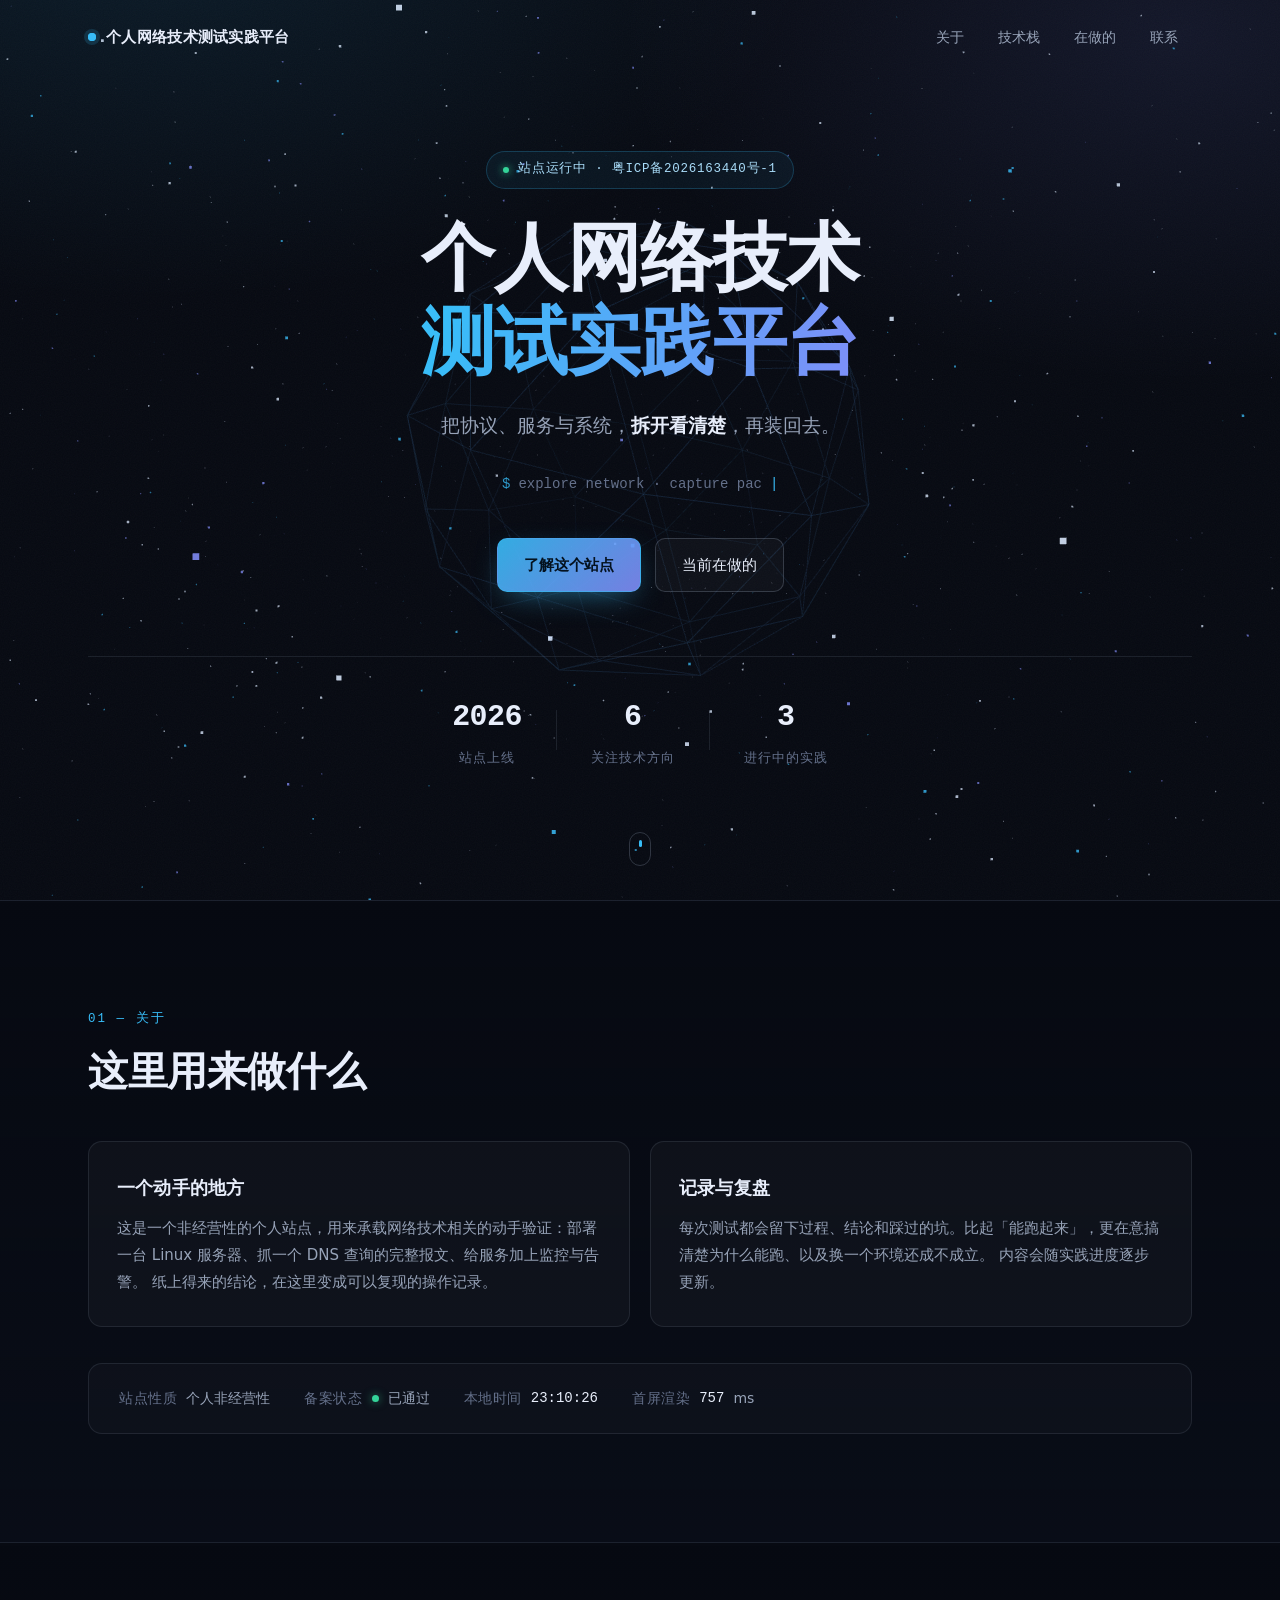
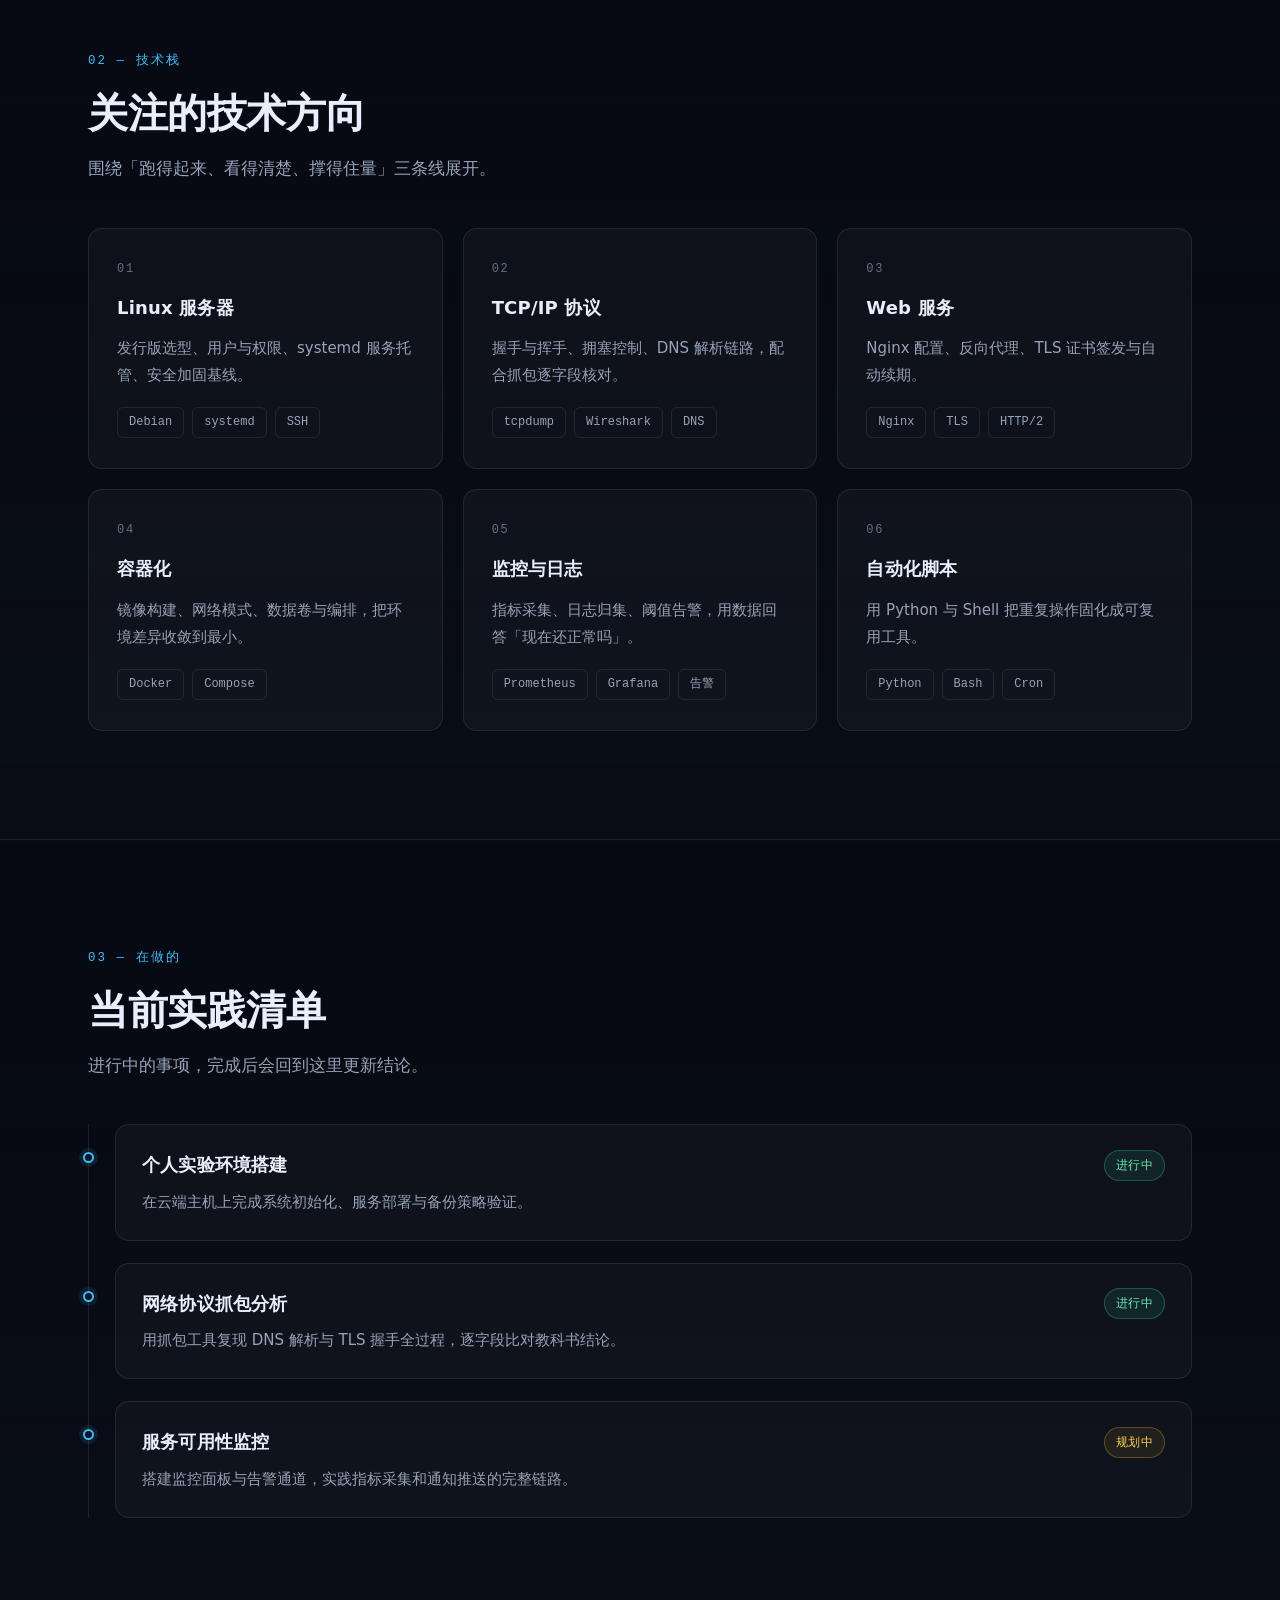
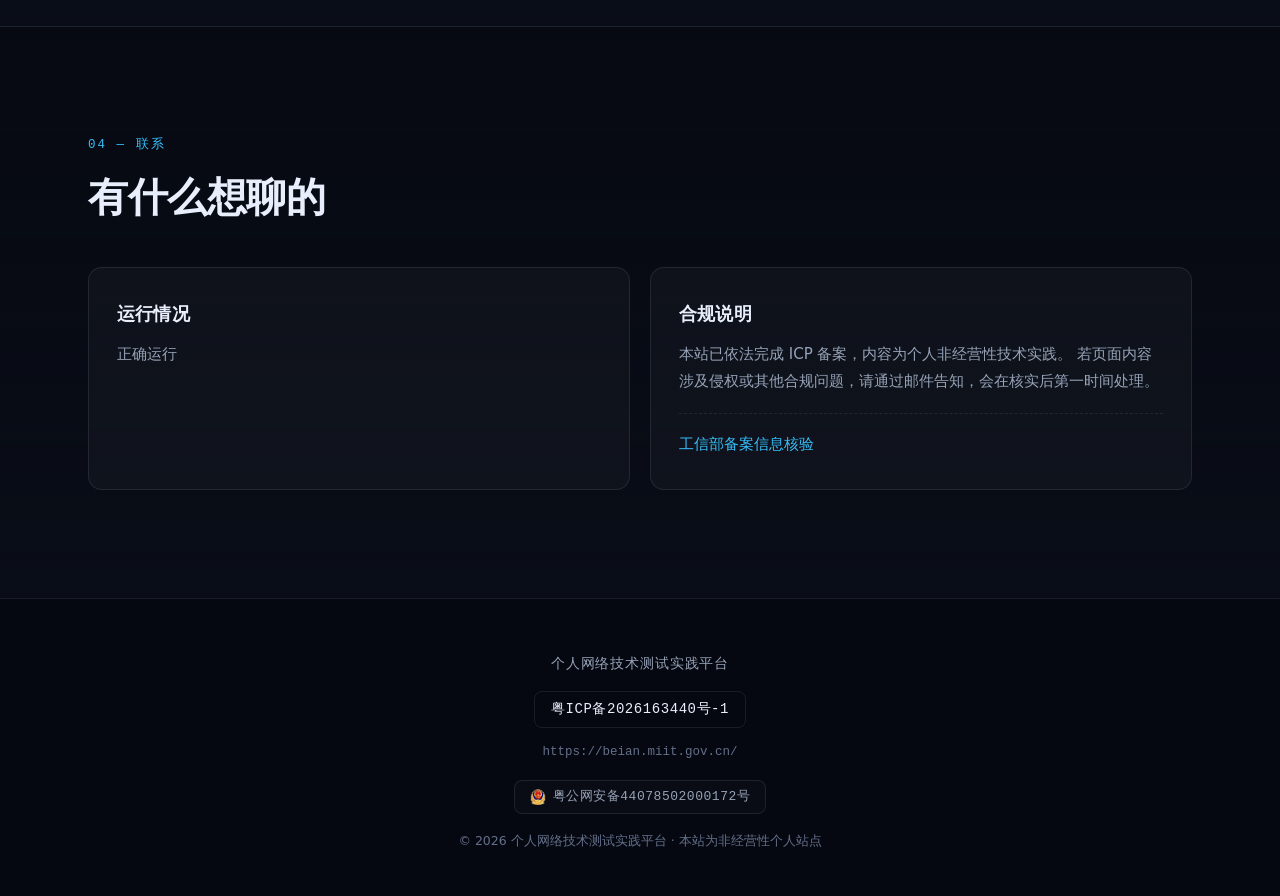
<file: index.html>
<!DOCTYPE html>
<html lang="zh-CN">
<head>
  <meta charset="UTF-8">
  <meta name="viewport" content="width=device-width, initial-scale=1.0">
  <meta http-equiv="X-UA-Compatible" content="IE=edge">
  <title>个人网络技术测试实践平台</title>
  <meta name="description" content="个人网络技术测试实践平台 - 用于 Linux 服务部署、网络协议分析与可用性监控的实践记录站点。">
  <meta name="author" content="个人网络技术测试实践平台">
  <meta name="keywords" content="网络技术,Linux,协议分析,服务器实践,个人站点">
  <meta name="theme-color" content="#0a0e17">

  <meta property="og:type" content="website">
  <meta property="og:title" content="个人网络技术测试实践平台">
  <meta property="og:description" content="记录网络技术学习与测试实践的个人站点。">
  <meta property="og:site_name" content="个人网络技术测试实践平台">

  <link rel="icon" href="data:image/svg+xml,%3Csvg xmlns='http://www.w3.org/2000/svg' viewBox='0 0 32 32'%3E%3Crect width='32' height='32' rx='8' fill='%230a0e17'/%3E%3Ccircle cx='16' cy='16' r='7' fill='none' stroke='%2338bdf8' stroke-width='2'/%3E%3C/svg%3E">
  <link rel="stylesheet" href="style.css">

  <script>
    (function () {
      var native = console.warn;
      console.warn = function (msg) {
        if (typeof msg === "string" && msg.indexOf("build/three.min.js") > -1) return;
        native.apply(console, arguments);
      };
      setTimeout(function () { console.warn = native; }, 0);
    })();
  </script>
</head>

<body id="top">

  <div class="preloader" id="preloader">
    <div class="preloader-inner">
      <span class="preloader-title">个人网络技术测试实践平台</span>
      <div class="preloader-bar"><i id="preloaderFill"></i></div>
    </div>
  </div>

  <canvas id="bgCanvas" class="bg-canvas" aria-hidden="true"></canvas>
  <div class="noise" aria-hidden="true"></div>
  <div class="cursor-glow" id="cursorGlow" aria-hidden="true"></div>

  <header class="nav" id="nav">
    <div class="nav-inner">
      <a class="brand" href="#top">
        <span class="brand-dot"></span>
        <span class="brand-text">个人网络技术测试实践平台</span>
      </a>
      <nav class="nav-links" aria-label="站内导航">
        <a href="#about" class="nav-link">关于</a>
        <a href="#stack" class="nav-link">技术栈</a>
        <a href="#now" class="nav-link">在做的</a>
        <a href="#contact" class="nav-link">联系</a>
      </nav>
    </div>
  </header>

  <main>
    <section class="hero">
      <div class="wrap hero-inner">
        <p class="eyebrow reveal">
          <span class="pulse-dot"></span>
          站点运行中 · 粤ICP备2026163440号-1
        </p>

        <h1 class="hero-title reveal" data-delay="1">
          <span>个人网络技术</span>
          <span class="grad">测试实践平台</span>
        </h1>

        <p class="hero-sub reveal" data-delay="2">
          把协议、服务与系统，<b>拆开看清楚</b>，再装回去。
        </p>

        <p class="hero-type reveal" data-delay="3">
          <span class="mono-tag">$</span>
          <span id="typewriter"></span><span class="caret">|</span>
        </p>

        <div class="hero-actions reveal" data-delay="4">
          <a href="#about" class="btn btn-primary">了解这个站点</a>
          <a href="#now" class="btn btn-ghost">当前在做的</a>
        </div>

        <div class="hero-stats reveal" data-delay="5">
          <div class="stat">
            <span class="stat-num" data-count="2026" data-plain="1">2026</span>
            <span class="stat-label">站点上线</span>
          </div>
          <div class="stat-divider"></div>
          <div class="stat">
            <span class="stat-num" data-count="6">0</span>
            <span class="stat-label">关注技术方向</span>
          </div>
          <div class="stat-divider"></div>
          <div class="stat">
            <span class="stat-num" data-count="3">0</span>
            <span class="stat-label">进行中的实践</span>
          </div>
        </div>
      </div>

      <a href="#about" class="scroll-hint" aria-label="向下滚动">
        <span class="mouse"></span>
      </a>
    </section>

    <section class="section" id="about">
      <div class="wrap">
        <p class="section-eyebrow reveal">01 — 关于</p>
        <h2 class="section-title reveal" data-delay="1">这里用来做什么</h2>

        <div class="grid-2">
          <article class="card reveal" data-delay="2">
            <h3 class="card-title">一个动手的地方</h3>
            <p class="card-text">
              这是一个非经营性的个人站点，用来承载网络技术相关的动手验证：部署一台 Linux 服务器、抓一个 DNS 查询的完整报文、给服务加上监控与告警。
              纸上得来的结论，在这里变成可以复现的操作记录。
            </p>
          </article>

          <article class="card reveal" data-delay="3">
            <h3 class="card-title">记录与复盘</h3>
            <p class="card-text">
              每次测试都会留下过程、结论和踩过的坑。比起「能跑起来」，更在意搞清楚为什么能跑、以及换一个环境还成不成立。
              内容会随实践进度逐步更新。
            </p>
          </article>
        </div>

        <div class="meta-strip reveal" data-delay="4">
          <span class="meta-item"><b>站点性质</b>个人非经营性</span>
          <span class="meta-item"><b>备案状态</b><i class="ok-dot"></i>已通过</span>
          <span class="meta-item"><b>本地时间</b><span id="clock">--:--:--</span></span>
          <span class="meta-item"><b>首屏渲染</b><span id="perfTime">--</span> ms</span>
        </div>
      </div>
    </section>

    <section class="section" id="stack">
      <div class="wrap">
        <p class="section-eyebrow reveal">02 — 技术栈</p>
        <h2 class="section-title reveal" data-delay="1">关注的技术方向</h2>
        <p class="section-lead reveal" data-delay="2">围绕「跑得起来、看得清楚、撑得住量」三条线展开。</p>

        <div class="grid-3">
          <article class="card card-hoverable reveal" data-delay="3">
            <span class="card-index">01</span>
            <h3 class="card-title">Linux 服务器</h3>
            <p class="card-text">发行版选型、用户与权限、systemd 服务托管、安全加固基线。</p>
            <ul class="tag-row"><li>Debian</li><li>systemd</li><li>SSH</li></ul>
          </article>

          <article class="card card-hoverable reveal" data-delay="4">
            <span class="card-index">02</span>
            <h3 class="card-title">TCP/IP 协议</h3>
            <p class="card-text">握手与挥手、拥塞控制、DNS 解析链路，配合抓包逐字段核对。</p>
            <ul class="tag-row"><li>tcpdump</li><li>Wireshark</li><li>DNS</li></ul>
          </article>

          <article class="card card-hoverable reveal" data-delay="5">
            <span class="card-index">03</span>
            <h3 class="card-title">Web 服务</h3>
            <p class="card-text">Nginx 配置、反向代理、TLS 证书签发与自动续期。</p>
            <ul class="tag-row"><li>Nginx</li><li>TLS</li><li>HTTP/2</li></ul>
          </article>

          <article class="card card-hoverable reveal" data-delay="3">
            <span class="card-index">04</span>
            <h3 class="card-title">容器化</h3>
            <p class="card-text">镜像构建、网络模式、数据卷与编排，把环境差异收敛到最小。</p>
            <ul class="tag-row"><li>Docker</li><li>Compose</li></ul>
          </article>

          <article class="card card-hoverable reveal" data-delay="5">
            <span class="card-index">05</span>
            <h3 class="card-title">监控与日志</h3>
            <p class="card-text">指标采集、日志归集、阈值告警，用数据回答「现在还正常吗」。</p>
            <ul class="tag-row"><li>Prometheus</li><li>Grafana</li><li>告警</li></ul>
          </article>

          <article class="card card-hoverable reveal" data-delay="5">
            <span class="card-index">06</span>
            <h3 class="card-title">自动化脚本</h3>
            <p class="card-text">用 Python 与 Shell 把重复操作固化成可复用工具。</p>
            <ul class="tag-row"><li>Python</li><li>Bash</li><li>Cron</li></ul>
          </article>
        </div>
      </div>
    </section>

    <section class="section" id="now">
      <div class="wrap">
        <p class="section-eyebrow reveal">03 — 在做的</p>
        <h2 class="section-title reveal" data-delay="1">当前实践清单</h2>
        <p class="section-lead reveal" data-delay="2">进行中的事项，完成后会回到这里更新结论。</p>

        <ol class="timeline">
          <li class="timeline-item reveal" data-delay="3">
            <span class="timeline-dot"></span>
            <div class="timeline-card">
              <div class="timeline-head">
                <h3 class="card-title">个人实验环境搭建</h3>
                <span class="badge badge-doing">进行中</span>
              </div>
              <p class="card-text">在云端主机上完成系统初始化、服务部署与备份策略验证。</p>
            </div>
          </li>

          <li class="timeline-item reveal" data-delay="4">
            <span class="timeline-dot"></span>
            <div class="timeline-card">
              <div class="timeline-head">
                <h3 class="card-title">网络协议抓包分析</h3>
                <span class="badge badge-doing">进行中</span>
              </div>
              <p class="card-text">用抓包工具复现 DNS 解析与 TLS 握手全过程，逐字段比对教科书结论。</p>
            </div>
          </li>

          <li class="timeline-item reveal" data-delay="5">
            <span class="timeline-dot"></span>
            <div class="timeline-card">
              <div class="timeline-head">
                <h3 class="card-title">服务可用性监控</h3>
                <span class="badge badge-plan">规划中</span>
              </div>
              <p class="card-text">搭建监控面板与告警通道，实践指标采集和通知推送的完整链路。</p>
            </div>
          </li>
        </ol>
      </div>
    </section>

    <section class="section" id="contact">
      <div class="wrap">
        <p class="section-eyebrow reveal">04 — 联系</p>
        <h2 class="section-title reveal" data-delay="1">有什么想聊的</h2>

        <div class="grid-2">
          <article class="card reveal" data-delay="2">
            <h3 class="card-title">运行情况</h3>
            <p class="card-text">
              正确运行
            </p>
          </article>

          <article class="card reveal" data-delay="3">
            <h3 class="card-title">合规说明</h3>
            <p class="card-text">
              本站已依法完成 ICP 备案，内容为个人非经营性技术实践。
              若页面内容涉及侵权或其他合规问题，请通过邮件告知，会在核实后第一时间处理。
            </p>
            <p class="contact-line">
              <a href="https://beian.miit.gov.cn/" target="_blank" rel="noopener noreferrer">工信部备案信息核验</a>
            </p>
          </article>
        </div>
      </div>
    </section>
  </main>

  <footer class="footer">
    <div class="wrap footer-inner">
      <p class="footer-station">个人网络技术测试实践平台</p>

      <p class="footer-icp">
        <a href="https://beian.miit.gov.cn/" target="_blank" rel="noopener noreferrer">粤ICP备2026163440号-1</a>
      </p>
      <p class="footer-beianlink">
        <a href="https://beian.miit.gov.cn/" target="_blank" rel="noopener noreferrer">https://beian.miit.gov.cn/</a>
      </p>

      <p class="footer-ga">
        <a href="https://beian.mps.gov.cn/#/query/webSearch?code=44078502000172"
           target="_blank" rel="noopener noreferrer">
          <img class="ga-icon" src="assets/ghs.png" width="16" height="16" alt="公安联网备案">
          粤公网安备44078502000172号
        </a>
      </p>

      <p class="footer-copy">© <span id="year">2026</span> 个人网络技术测试实践平台 · 本站为非经营性个人站点</p>
    </div>
  </footer>

  <script src="vendor/three.min.js"></script>
  <script src="main.js"></script>
</body>
</html>
</file>
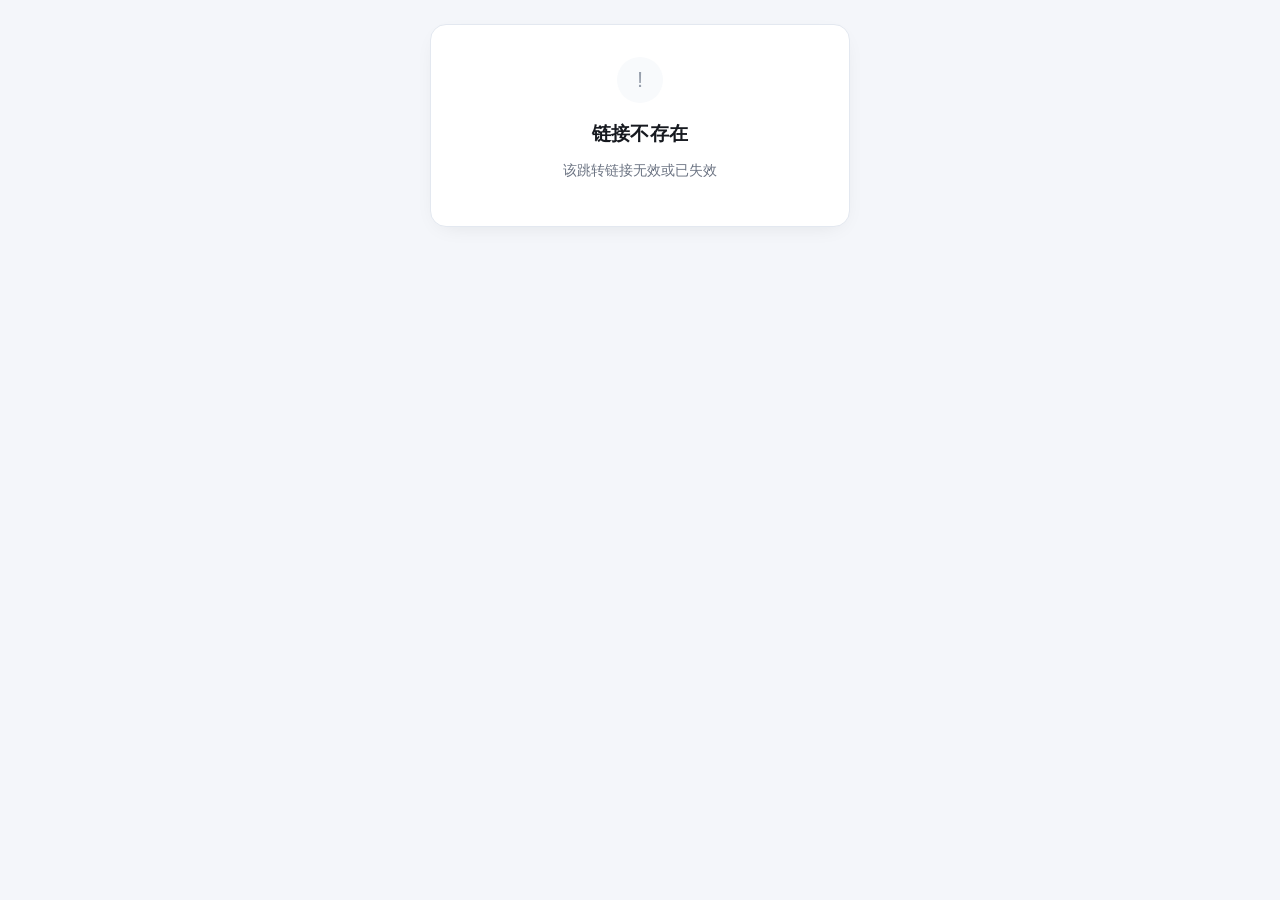
<file: go.html>
<!DOCTYPE html>
<html lang="zh-CN">
<head>
  <meta charset="UTF-8">
  <meta name="viewport" content="width=device-width, initial-scale=1.0, viewport-fit=cover">
  <meta name="format-detection" content="telephone=no">
  <title>跳转确认</title>
  <meta name="theme-color" content="#f4f6fa" media="(prefers-color-scheme: light)">
  <meta name="theme-color" content="#0f1218" media="(prefers-color-scheme: dark)">
  <style>
    :root {
      color-scheme: light dark;
      --bg: #f4f6fa;
      --card: #ffffff;
      --card-border: #e3e8f0;
      --text: #16191f;
      --muted: #6b7382;
      --faint: #98a0ad;
      --accent: #2f6df6;
      --accent-ink: #ffffff;
      --accent-press: #2459d0;
      --icon-bg: #eef4ff;
      --chip-bg: #f8fafc;
      --chip-border: #d5dbe6;
      --shadow: 0 6px 24px -12px rgba(22, 25, 31, 0.14);
    }

    @media (prefers-color-scheme: dark) {
      :root {
        --bg: #0f1218;
        --card: #171b23;
        --card-border: #262c38;
        --text: #e8eefb;
        --muted: #97a3b8;
        --faint: #64708a;
        --accent: #38bdf8;
        --accent-ink: #04121f;
        --accent-press: #7dd3fc;
        --icon-bg: rgba(56, 189, 248, 0.12);
        --chip-bg: #12161f;
        --chip-border: #2b3242;
        --shadow: 0 6px 24px -12px rgba(0, 0, 0, 0.6);
      }
    }

    * { box-sizing: border-box; -webkit-tap-highlight-color: transparent; }

    html, body {
      margin: 0;
      padding: 0;
      min-height: 100%;
    }

    body {
      display: flex;
      align-items: center;
      justify-content: center;
      padding: 24px 16px calc(24px + env(safe-area-inset-bottom));
      background: var(--bg);
      color: var(--text);
      font-family: -apple-system, BlinkMacSystemFont, "PingFang SC", "Helvetica Neue",
                   "Microsoft YaHei", sans-serif;
      line-height: 1.6;
    }

    .card {
      width: 100%;
      max-width: 420px;
      padding: 32px 24px 26px;
      border: 1px solid var(--card-border);
      border-radius: 16px;
      background: var(--card);
      text-align: center;
      box-shadow: var(--shadow);
    }

    .icon {
      width: 46px;
      height: 46px;
      margin: 0 auto 16px;
      border-radius: 50%;
      background: var(--icon-bg);
      color: var(--accent);
      font-size: 22px;
      line-height: 46px;
    }

    .title {
      margin: 0 0 10px;
      font-size: 19px;
      font-weight: 600;
      letter-spacing: 0.01em;
    }

    .lead {
      margin: 0 0 18px;
      color: var(--muted);
      font-size: 14px;
    }

    .domain {
      display: block;
      margin: 0 0 22px;
      padding: 11px 14px;
      border: 1px dashed var(--chip-border);
      border-radius: 10px;
      background: var(--chip-bg);
      color: var(--accent);
      font-family: "SFMono-Regular", Menlo, Consolas, monospace;
      font-size: 13.5px;
      word-break: break-all;
    }

    .btn {
      display: block;
      width: 100%;
      padding: 14px 16px;
      border: 0;
      border-radius: 12px;
      background: var(--accent);
      color: var(--accent-ink);
      font-size: 16px;
      font-weight: 500;
      font-family: inherit;
      cursor: pointer;
      transition: background 0.2s ease, transform 0.15s ease;
    }

    .btn:active {
      background: var(--accent-press);
      transform: scale(0.985);
    }

    .note {
      margin: 16px 0 0;
      color: var(--faint);
      font-size: 12px;
    }

    .empty .icon {
      background: var(--chip-bg);
      color: var(--faint);
    }

    /* hidden 属性必须强制生效，否则会被上面的 display:block 覆盖 */
    [hidden] { display: none !important; }

    .frame {
      position: fixed;
      inset: 0;
      display: block;
      width: 100%;
      height: 100%;
      border: 0;
      background: var(--bg);
    }

    .loading {
      position: fixed;
      inset: 0;
      display: flex;
      align-items: center;
      justify-content: center;
      color: var(--muted);
      font-size: 14px;
      background: var(--bg);
    }
  </style>
</head>

<body>
  <div class="loading" id="loading" hidden>正在加载…</div>
  <iframe class="frame" id="frame" hidden
          allow="fullscreen; accelerometer; gyroscope; geolocation"></iframe>

  <div class="card" id="card">
    <div class="icon" id="icon">→</div>
    <h1 class="title" id="title">链接不存在</h1>
    <p class="lead" id="lead">该跳转链接无效或已失效</p>
    <code class="domain" id="domain" hidden></code>
    <button class="btn" id="btn" hidden>继续前往</button>
    <p class="note" id="note" hidden>即将离开本站，请在新的页面中完成操作</p>
  </div>

  <script>
    var TARGETS = {
      psy: {
        title: "心理咨询预约",
        url: "https://www.psy.com.cn/m/vant/#/school/322525/student/login",
        mode: "link"
      },
      pano: {
        title: "全景地图",
        url: "https://8b2fecdr1.wasee.com/wt/8b2fecdr1",
        mode: "iframe"
      },
      wbar: {
        title: "深潜水吧",
        url: "https://gamexyrs.cn/wbar/",
        mode: "link"
      }
    };

    function getParam(name) {
      var m = new RegExp("[?&]" + name + "=([^&#]*)").exec(window.location.search);
      return m ? decodeURIComponent(m[1]) : "";
    }

    function getHost(url) {
      var a = document.createElement("a");
      a.href = url;
      return a.hostname;
    }

    var key = getParam("to");
    var item = Object.prototype.hasOwnProperty.call(TARGETS, key) ? TARGETS[key] : null;

    var card = document.getElementById("card");
    var icon = document.getElementById("icon");
    var title = document.getElementById("title");
    var lead = document.getElementById("lead");
    var domain = document.getElementById("domain");
    var btn = document.getElementById("btn");
    var note = document.getElementById("note");
    var frame = document.getElementById("frame");
    var loading = document.getElementById("loading");

    if (!item) {
      card.className = "card empty";
      icon.textContent = "!";
      title.textContent = "链接不存在";
      lead.textContent = "该跳转链接无效或已失效";
    } else if (item.mode === "iframe") {
      // 目标站允许被嵌套：直接全屏展示，无需点击
      document.title = item.title;
      card.hidden = true;
      loading.hidden = false;
      frame.title = item.title;
      frame.onload = function () {
        loading.hidden = true;
      };
      frame.src = item.url;
      frame.hidden = false;
    } else {
      document.title = item.title;
      title.textContent = item.title;
      lead.textContent = "你即将前往以下站点";
      domain.textContent = getHost(item.url);
      domain.hidden = false;
      btn.textContent = "继续前往";
      btn.hidden = false;
      note.hidden = false;
      btn.onclick = function () {
        window.location.href = item.url;
      };
    }
  </script>
</body>
</html>
</file>
<file: style.css>
/* ==========================================================
   个人网络技术测试实践平台
   深色科技感主题 · 视觉层次 / 动效 / 细节打磨
   ========================================================== */

:root {
  --bg: #070a12;
  --bg-2: #0b101c;
  --surface: rgba(255, 255, 255, 0.032);
  --surface-2: rgba(255, 255, 255, 0.055);
  --stroke: rgba(148, 163, 184, 0.14);
  --stroke-strong: rgba(148, 163, 184, 0.28);

  --text: #e8eefb;
  --text-dim: #97a3b8;
  --text-faint: #64708a;

  --accent: #38bdf8;
  --accent-2: #818cf8;
  --ok: #34d399;
  --plan: #fbbf24;

  --font-sans: "PingFang SC", "HarmonyOS Sans SC", "Microsoft YaHei", system-ui, -apple-system, "Segoe UI", Roboto, sans-serif;
  --font-mono: "SFMono-Regular", "JetBrains Mono", "Cascadia Code", Consolas, Menlo, monospace;

  --wrap: 1160px;
  --ease: cubic-bezier(0.22, 0.61, 0.36, 1);
}

/* ---------- 基础 ---------- */
*, *::before, *::after { box-sizing: border-box; }

html {
  scroll-behavior: smooth;
  scroll-padding-top: 84px;
}

body {
  margin: 0;
  background: var(--bg);
  background-image:
    radial-gradient(1100px 620px at 12% -8%, rgba(56, 189, 248, 0.10), transparent 60%),
    radial-gradient(900px 560px at 92% 4%, rgba(129, 140, 248, 0.10), transparent 62%);
  background-attachment: fixed;
  color: var(--text);
  font-family: var(--font-sans);
  font-size: 16px;
  line-height: 1.75;
  -webkit-font-smoothing: antialiased;
  overflow-x: hidden;
}

::selection {
  background: rgba(56, 189, 248, 0.28);
  color: #fff;
}

img { max-width: 100%; display: block; }

:focus-visible {
  outline: 2px solid var(--accent);
  outline-offset: 3px;
  border-radius: 6px;
}

::-webkit-scrollbar { width: 10px; height: 10px; }
::-webkit-scrollbar-track { background: #05080f; }
::-webkit-scrollbar-thumb {
  background: #1e2a3f;
  border: 2px solid #05080f;
  border-radius: 10px;
}
::-webkit-scrollbar-thumb:hover { background: #2c3b57; }

.wrap {
  width: 100%;
  max-width: var(--wrap);
  margin: 0 auto;
  padding: 0 28px;
}

/* ---------- 加载屏 ---------- */
.preloader {
  position: fixed;
  inset: 0;
  z-index: 100;
  display: flex;
  align-items: center;
  justify-content: center;
  background: #05080f;
  transition: opacity 0.6s var(--ease), visibility 0.6s var(--ease);
}

.preloader.is-hidden {
  opacity: 0;
  visibility: hidden;
}

.preloader-inner { text-align: center; }

.preloader-title {
  display: block;
  margin-bottom: 18px;
  color: var(--text);
  font-size: 15px;
  letter-spacing: 0.22em;
  animation: fadeUp 0.6s var(--ease) both;
}

.preloader-bar {
  width: 200px;
  height: 2px;
  margin: 0 auto;
  overflow: hidden;
  background: rgba(148, 163, 184, 0.16);
  border-radius: 2px;
}

.preloader-bar i {
  display: block;
  width: 0%;
  height: 100%;
  background: linear-gradient(90deg, var(--accent), var(--accent-2));
  transition: width 0.35s var(--ease);
}

@keyframes fadeUp {
  from { opacity: 0; transform: translateY(10px); }
  to { opacity: 1; transform: none; }
}

/* ---------- 背景层 ---------- */
.bg-canvas {
  position: fixed;
  inset: 0;
  z-index: 0;
  display: block;
  width: 100%;
  height: 100%;
  opacity: 0;
  transition: opacity 1.2s var(--ease);
}

.bg-canvas.is-ready { opacity: 1; }

.noise {
  position: fixed;
  inset: 0;
  z-index: 1;
  pointer-events: none;
  opacity: 0.035;
  background-image: url("data:image/svg+xml,%3Csvg xmlns='http://www.w3.org/2000/svg' width='160' height='160'%3E%3Cfilter id='n'%3E%3CfeTurbulence type='fractalNoise' baseFrequency='0.85' numOctaves='3'/%3E%3C/filter%3E%3Crect width='160' height='160' filter='url(%23n)'/%3E%3C/svg%3E");
}

.cursor-glow {
  position: fixed;
  z-index: 1;
  top: 0;
  left: 0;
  width: 620px;
  height: 620px;
  margin: -310px 0 0 -310px;
  pointer-events: none;
  background: radial-gradient(circle, rgba(56, 189, 248, 0.10) 0%, rgba(129, 140, 248, 0.05) 35%, transparent 68%);
  opacity: 0;
  transition: opacity 0.5s var(--ease);
  will-change: transform;
}

.cursor-glow.is-active { opacity: 1; }

/* ---------- 导航 ---------- */
.nav {
  position: fixed;
  top: 0;
  left: 0;
  z-index: 50;
  width: 100%;
  transition: background 0.4s var(--ease), border-color 0.4s var(--ease), backdrop-filter 0.4s var(--ease);
  border-bottom: 1px solid transparent;
}

.nav.is-stuck {
  background: rgba(7, 10, 18, 0.72);
  backdrop-filter: saturate(160%) blur(14px);
  -webkit-backdrop-filter: saturate(160%) blur(14px);
  border-bottom-color: var(--stroke);
}

.nav-inner {
  display: flex;
  align-items: center;
  justify-content: space-between;
  gap: 24px;
  width: 100%;
  max-width: var(--wrap);
  margin: 0 auto;
  padding: 18px 28px;
}

.brand {
  display: inline-flex;
  align-items: center;
  gap: 10px;
  color: var(--text);
  font-size: 15px;
  font-weight: 600;
  text-decoration: none;
  letter-spacing: 0.02em;
}

.brand-dot {
  position: relative;
  width: 8px;
  height: 8px;
  border-radius: 50%;
  background: var(--accent);
  box-shadow: 0 0 0 4px rgba(56, 189, 248, 0.16);
}

.brand-dot::after {
  content: "";
  position: absolute;
  inset: 0;
  border-radius: 50%;
  background: var(--accent);
  animation: ripple 2.4s var(--ease) infinite;
}

@keyframes ripple {
  0% { opacity: 0.6; transform: scale(1); }
  70%, 100% { opacity: 0; transform: scale(3.2); }
}

.nav-links {
  display: flex;
  gap: 6px;
}

.nav-link {
  position: relative;
  padding: 7px 14px;
  border-radius: 8px;
  color: var(--text-dim);
  font-size: 14px;
  text-decoration: none;
  transition: color 0.25s var(--ease), background 0.25s var(--ease);
}

.nav-link:hover { color: var(--text); background: var(--surface-2); }

.nav-link.is-active { color: var(--accent); background: rgba(56, 189, 248, 0.08); }

/* ---------- 通用：入场动画 ---------- */
.reveal {
  opacity: 0;
  transform: translateY(24px);
  transition: opacity 0.75s var(--ease), transform 0.75s var(--ease);
}

.reveal.is-in {
  opacity: 1;
  transform: none;
}

.reveal[data-delay="1"] { transition-delay: 0.06s; }
.reveal[data-delay="2"] { transition-delay: 0.12s; }
.reveal[data-delay="3"] { transition-delay: 0.18s; }
.reveal[data-delay="4"] { transition-delay: 0.24s; }
.reveal[data-delay="5"] { transition-delay: 0.3s; }

/* ---------- 首屏 ---------- */
.hero {
  position: relative;
  z-index: 2;
  display: flex;
  flex-direction: column;
  align-items: center;
  justify-content: center;
  min-height: 100vh;
  padding: 140px 0 120px;
  text-align: center;
}

.hero-inner { position: relative; }

.eyebrow {
  display: inline-flex;
  align-items: center;
  gap: 9px;
  margin: 0 0 26px;
  padding: 7px 16px;
  border: 1px solid rgba(56, 189, 248, 0.22);
  border-radius: 999px;
  background: rgba(56, 189, 248, 0.06);
  color: #a9dcf8;
  font-family: var(--font-mono);
  font-size: 12.5px;
  letter-spacing: 0.06em;
}

.pulse-dot {
  width: 6px;
  height: 6px;
  border-radius: 50%;
  background: var(--ok);
  box-shadow: 0 0 8px var(--ok);
  animation: pulseDot 2s var(--ease) infinite;
}

@keyframes pulseDot {
  0%, 100% { opacity: 1; transform: scale(1); }
  50% { opacity: 0.35; transform: scale(0.8); }
}

.hero-title {
  margin: 0;
  font-size: clamp(34px, 6.4vw, 74px);
  font-weight: 700;
  line-height: 1.14;
  letter-spacing: -0.015em;
}

.hero-title span { display: block; }

.hero-title .grad {
  background: linear-gradient(104deg, #7dd3fc 0%, #38bdf8 32%, #818cf8 72%, #c4b5fd 100%);
  -webkit-background-clip: text;
  background-clip: text;
  -webkit-text-fill-color: transparent;
  color: var(--text);
}

.hero-sub {
  margin: 26px auto 0;
  max-width: 620px;
  color: var(--text-dim);
  font-size: clamp(15px, 1.9vw, 19px);
  line-height: 1.7;
}

.hero-sub b {
  color: var(--text);
  font-weight: 600;
}

.hero-type {
  display: flex;
  align-items: center;
  justify-content: center;
  gap: 8px;
  margin: 30px 0 0;
  min-height: 26px;
  color: var(--text-faint);
  font-family: var(--font-mono);
  font-size: 14px;
}

.mono-tag {
  color: var(--accent);
  opacity: 0.8;
}

.caret {
  display: inline-block;
  width: 8px;
  color: var(--accent);
  animation: blink 1.05s step-end infinite;
}

@keyframes blink {
  0%, 100% { opacity: 1; }
  50% { opacity: 0; }
}

.hero-actions {
  display: flex;
  flex-wrap: wrap;
  gap: 14px;
  justify-content: center;
  margin-top: 40px;
}

.btn {
  position: relative;
  padding: 13px 26px;
  border-radius: 10px;
  font-size: 15px;
  font-weight: 500;
  text-decoration: none;
  transition: transform 0.25s var(--ease), background 0.25s var(--ease), border-color 0.25s var(--ease), box-shadow 0.25s var(--ease);
}

.btn-primary {
  border: 1px solid rgba(56, 189, 248, 0.4);
  background: linear-gradient(135deg, rgba(56, 189, 248, 0.9), rgba(129, 140, 248, 0.9));
  color: #04121f;
  font-weight: 600;
  box-shadow: 0 10px 30px -10px rgba(56, 189, 248, 0.55);
}

.btn-primary:hover {
  transform: translateY(-2px);
  box-shadow: 0 16px 36px -10px rgba(56, 189, 248, 0.7);
}

.btn-ghost {
  border: 1px solid var(--stroke-strong);
  background: var(--surface);
  color: var(--text);
}

.btn-ghost:hover {
  transform: translateY(-2px);
  border-color: rgba(56, 189, 248, 0.45);
  background: var(--surface-2);
}

.hero-stats {
  display: flex;
  align-items: center;
  justify-content: center;
  gap: 34px;
  margin-top: 64px;
  padding-top: 34px;
  border-top: 1px solid var(--stroke);
}

.stat { display: flex; flex-direction: column; gap: 4px; }

.stat-num {
  font-family: var(--font-mono);
  font-size: 30px;
  font-weight: 600;
  color: var(--text);
  letter-spacing: -0.02em;
}

.stat-label {
  color: var(--text-faint);
  font-size: 12.5px;
  letter-spacing: 0.08em;
}

.stat-divider {
  width: 1px;
  height: 40px;
  background: var(--stroke);
}

.scroll-hint {
  position: absolute;
  bottom: 34px;
  left: 50%;
  transform: translateX(-50%);
}

.mouse {
  display: block;
  width: 22px;
  height: 34px;
  border: 1px solid var(--stroke-strong);
  border-radius: 12px;
  position: relative;
}

.mouse::after {
  content: "";
  position: absolute;
  top: 7px;
  left: 50%;
  width: 3px;
  height: 7px;
  margin-left: -1.5px;
  border-radius: 2px;
  background: var(--accent);
  animation: wheel 1.8s var(--ease) infinite;
}

@keyframes wheel {
  0% { opacity: 0; transform: translateY(0); }
  30% { opacity: 1; }
  100% { opacity: 0; transform: translateY(11px); }
}

/* ---------- 内容分区 ---------- */
main { position: relative; z-index: 2; }

.section {
  padding: 108px 0;
  border-top: 1px solid var(--stroke);
  background: linear-gradient(180deg, rgba(11, 16, 28, 0) 0%, rgba(11, 16, 28, 0.55) 100%);
}

.section-eyebrow {
  margin: 0 0 14px;
  color: var(--accent);
  font-family: var(--font-mono);
  font-size: 12.5px;
  letter-spacing: 0.16em;
}

.section-title {
  margin: 0;
  font-size: clamp(26px, 3.6vw, 40px);
  font-weight: 700;
  line-height: 1.3;
  letter-spacing: -0.01em;
}

.section-lead {
  margin: 16px 0 0;
  max-width: 640px;
  color: var(--text-dim);
  font-size: 16.5px;
}

.grid-2,
.grid-3 {
  display: grid;
  gap: 20px;
  margin-top: 44px;
}

.grid-2 { grid-template-columns: repeat(2, 1fr); }
.grid-3 { grid-template-columns: repeat(3, 1fr); }

/* ---------- 卡片 ---------- */
.card {
  position: relative;
  overflow: hidden;
  padding: 30px 28px;
  border: 1px solid var(--stroke);
  border-radius: 14px;
  background: var(--surface);
  transition: transform 0.4s var(--ease), border-color 0.4s var(--ease), background 0.4s var(--ease);
}

.card-hoverable:hover {
  transform: translateY(-5px);
  border-color: rgba(56, 189, 248, 0.32);
  background: var(--surface-2);
}

.card-hoverable::before {
  content: "";
  position: absolute;
  top: 0;
  left: 0;
  width: 100%;
  height: 1px;
  background: linear-gradient(90deg, transparent, rgba(56, 189, 248, 0.55), transparent);
  opacity: 0;
  transition: opacity 0.4s var(--ease);
}

.card-hoverable:hover::before { opacity: 1; }

.card-index {
  display: block;
  margin-bottom: 12px;
  color: var(--text-faint);
  font-family: var(--font-mono);
  font-size: 12px;
  letter-spacing: 0.14em;
}

.card-title {
  margin: 0 0 12px;
  font-size: 18px;
  font-weight: 600;
  letter-spacing: 0.01em;
}

.card-text {
  margin: 0;
  color: var(--text-dim);
  font-size: 15px;
  line-height: 1.8;
}

.card-text b { color: var(--text); font-weight: 600; }

.tag-row {
  display: flex;
  flex-wrap: wrap;
  gap: 8px;
  margin: 18px 0 0;
  padding: 0;
  list-style: none;
}

.tag-row li {
  padding: 4px 11px;
  border: 1px solid var(--stroke);
  border-radius: 6px;
  color: var(--text-dim);
  font-family: var(--font-mono);
  font-size: 12px;
}

/* ---------- 信息条 ---------- */
.meta-strip {
  display: flex;
  flex-wrap: wrap;
  gap: 34px;
  margin-top: 36px;
  padding: 22px 30px;
  border: 1px solid var(--stroke);
  border-radius: 14px;
  background: rgba(255, 255, 255, 0.022);
  font-size: 14px;
}

.meta-item {
  display: inline-flex;
  align-items: center;
  gap: 9px;
  color: var(--text-dim);
}

.meta-item b {
  color: var(--text-faint);
  font-weight: 400;
  letter-spacing: 0.04em;
}

.meta-item #clock,
.meta-item #perfTime {
  color: var(--text);
  font-family: var(--font-mono);
}

.ok-dot {
  width: 7px;
  height: 7px;
  border-radius: 50%;
  background: var(--ok);
  box-shadow: 0 0 8px rgba(52, 211, 153, 0.6);
}

/* ---------- 时间线 ---------- */
.timeline {
  margin: 44px 0 0;
  padding: 0 0 0 26px;
  list-style: none;
  border-left: 1px solid var(--stroke);
}

.timeline-item {
  position: relative;
  padding: 0 0 22px 0;
}

.timeline-item:last-child { padding-bottom: 0; }

.timeline-dot {
  position: absolute;
  top: 28px;
  left: -32px;
  width: 11px;
  height: 11px;
  border-radius: 50%;
  background: var(--bg-2);
  border: 2px solid var(--accent);
  box-shadow: 0 0 0 4px rgba(56, 189, 248, 0.1);
}

.timeline-card {
  padding: 24px 26px;
  border: 1px solid var(--stroke);
  border-radius: 14px;
  background: var(--surface);
  transition: transform 0.4s var(--ease), border-color 0.4s var(--ease), background 0.4s var(--ease);
}

.timeline-card:hover {
  transform: translateY(-4px);
  border-color: rgba(56, 189, 248, 0.3);
  background: var(--surface-2);
}

.timeline-head {
  display: flex;
  align-items: center;
  justify-content: space-between;
  gap: 14px;
  margin-bottom: 8px;
}

.timeline-head .card-title { margin: 0; }

.badge {
  flex-shrink: 0;
  padding: 4px 11px;
  border-radius: 999px;
  font-size: 12px;
  letter-spacing: 0.04em;
}

.badge-doing {
  border: 1px solid rgba(52, 211, 153, 0.3);
  background: rgba(52, 211, 153, 0.1);
  color: #6ee7b7;
}

.badge-plan {
  border: 1px solid rgba(251, 191, 36, 0.28);
  background: rgba(251, 191, 36, 0.08);
  color: #fcd34d;
}

/* ---------- 联系 ---------- */
.contact-line {
  margin: 18px 0 0;
  padding-top: 16px;
  border-top: 1px dashed var(--stroke);
}

.contact-line a {
  color: var(--accent);
  font-family: var(--font-mono);
  font-size: 14.5px;
  text-decoration: none;
  word-break: break-all;
  border-bottom: 1px solid transparent;
  transition: border-color 0.25s var(--ease);
}

.contact-line a:hover { border-bottom-color: var(--accent); }

/* ---------- 页脚：备案信息 ---------- */
.footer {
  position: relative;
  z-index: 2;
  padding: 52px 0 44px;
  border-top: 1px solid var(--stroke);
  background: rgba(5, 8, 15, 0.6);
  text-align: center;
}

.footer-inner > p { margin: 0; }

.footer-station {
  margin-bottom: 16px !important;
  color: var(--text-dim);
  font-size: 14px;
  letter-spacing: 0.06em;
}

.footer-icp { margin-bottom: 8px !important; }

.footer-icp a {
  display: inline-block;
  padding: 5px 16px;
  border: 1px solid var(--stroke);
  border-radius: 8px;
  color: var(--text);
  font-family: var(--font-mono);
  font-size: 14px;
  letter-spacing: 0.04em;
  text-decoration: none;
  transition: color 0.25s var(--ease), border-color 0.25s var(--ease), background 0.25s var(--ease);
}

.footer-icp a:hover {
  color: var(--accent);
  border-color: rgba(56, 189, 248, 0.4);
  background: rgba(56, 189, 248, 0.07);
}

.footer-beianlink { margin-bottom: 16px !important; }

.footer-beianlink a {
  color: var(--text-faint);
  font-family: var(--font-mono);
  font-size: 12.5px;
  text-decoration: none;
  border-bottom: 1px solid transparent;
  transition: color 0.25s var(--ease), border-color 0.25s var(--ease);
}

.footer-beianlink a:hover {
  color: var(--accent);
  border-bottom-color: rgba(56, 189, 248, 0.5);
}

/* 公安联网备案：徽标 + 编号，与 ICP 备案并列置于页脚 */
.footer-ga {
  margin-bottom: 16px !important;
}

.footer-ga a {
  display: inline-flex;
  align-items: center;
  gap: 7px;
  padding: 5px 15px;
  border: 1px solid var(--stroke);
  border-radius: 8px;
  background: rgba(255, 255, 255, 0.022);
  color: var(--text-dim);
  font-family: var(--font-mono);
  font-size: 13px;
  letter-spacing: 0.04em;
  text-decoration: none;
  transition: color 0.25s var(--ease), border-color 0.25s var(--ease), background 0.25s var(--ease);
}

.footer-ga a:hover {
  color: var(--accent);
  border-color: rgba(56, 189, 248, 0.4);
  background: rgba(56, 189, 248, 0.07);
}

.ga-icon {
  display: block;
  flex-shrink: 0;
}

.footer-copy {
  color: var(--text-faint);
  font-size: 12.5px;
}

/* ---------- 响应式 ---------- */
@media (max-width: 900px) {
  .grid-3 { grid-template-columns: repeat(2, 1fr); }
  .hero-stats { gap: 24px; }
  .stat-num { font-size: 26px; }
}

@media (max-width: 680px) {
  html { scroll-padding-top: 70px; }
  .wrap { padding: 0 20px; }
  .nav-inner { padding: 14px 20px; }
  .brand-text { font-size: 13.5px; max-width: 180px; overflow: hidden; text-overflow: ellipsis; white-space: nowrap; }
  .nav-links { gap: 0; }
  .nav-link { padding: 6px 9px; font-size: 13px; }
  .hero { padding: 120px 0 96px; min-height: 92vh; }
  .grid-2, .grid-3 { grid-template-columns: 1fr; }
  .section { padding: 76px 0; }
  .hero-stats { flex-direction: column; gap: 20px; }
  .stat-divider { width: 46px; height: 1px; }
  .meta-strip { flex-direction: column; gap: 14px; padding: 20px 22px; }
  .timeline { padding-left: 20px; }
  .timeline-dot { left: -26px; }
  .timeline-head { flex-direction: column; align-items: flex-start; gap: 8px; }
  .cursor-glow { display: none; }
}

/* ---------- 无障碍：降低动态效果 ---------- */
@media (prefers-reduced-motion: reduce) {
  html { scroll-behavior: auto; }
  *, *::before, *::after {
    animation-duration: 0.001ms !important;
    animation-iteration-count: 1 !important;
    transition-duration: 0.001ms !important;
  }
  .reveal { opacity: 1; transform: none; }
}
</file>
